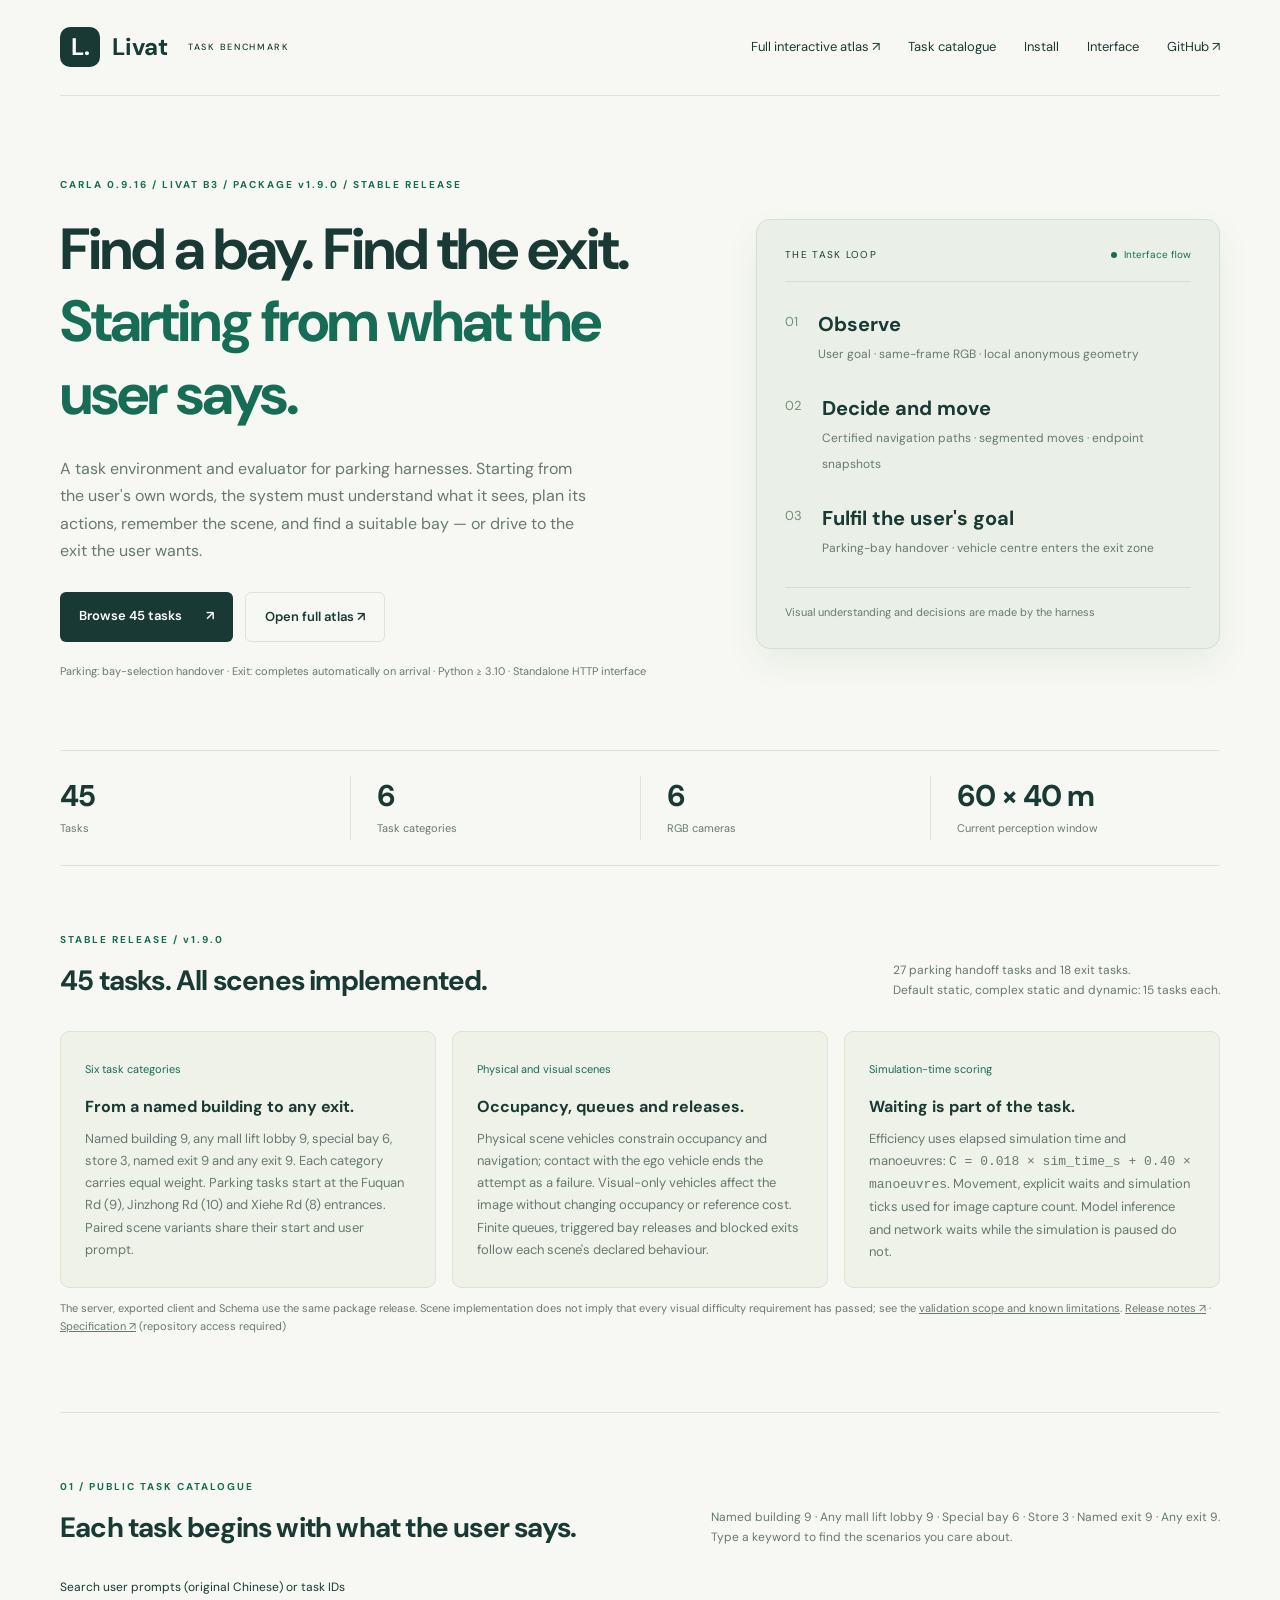
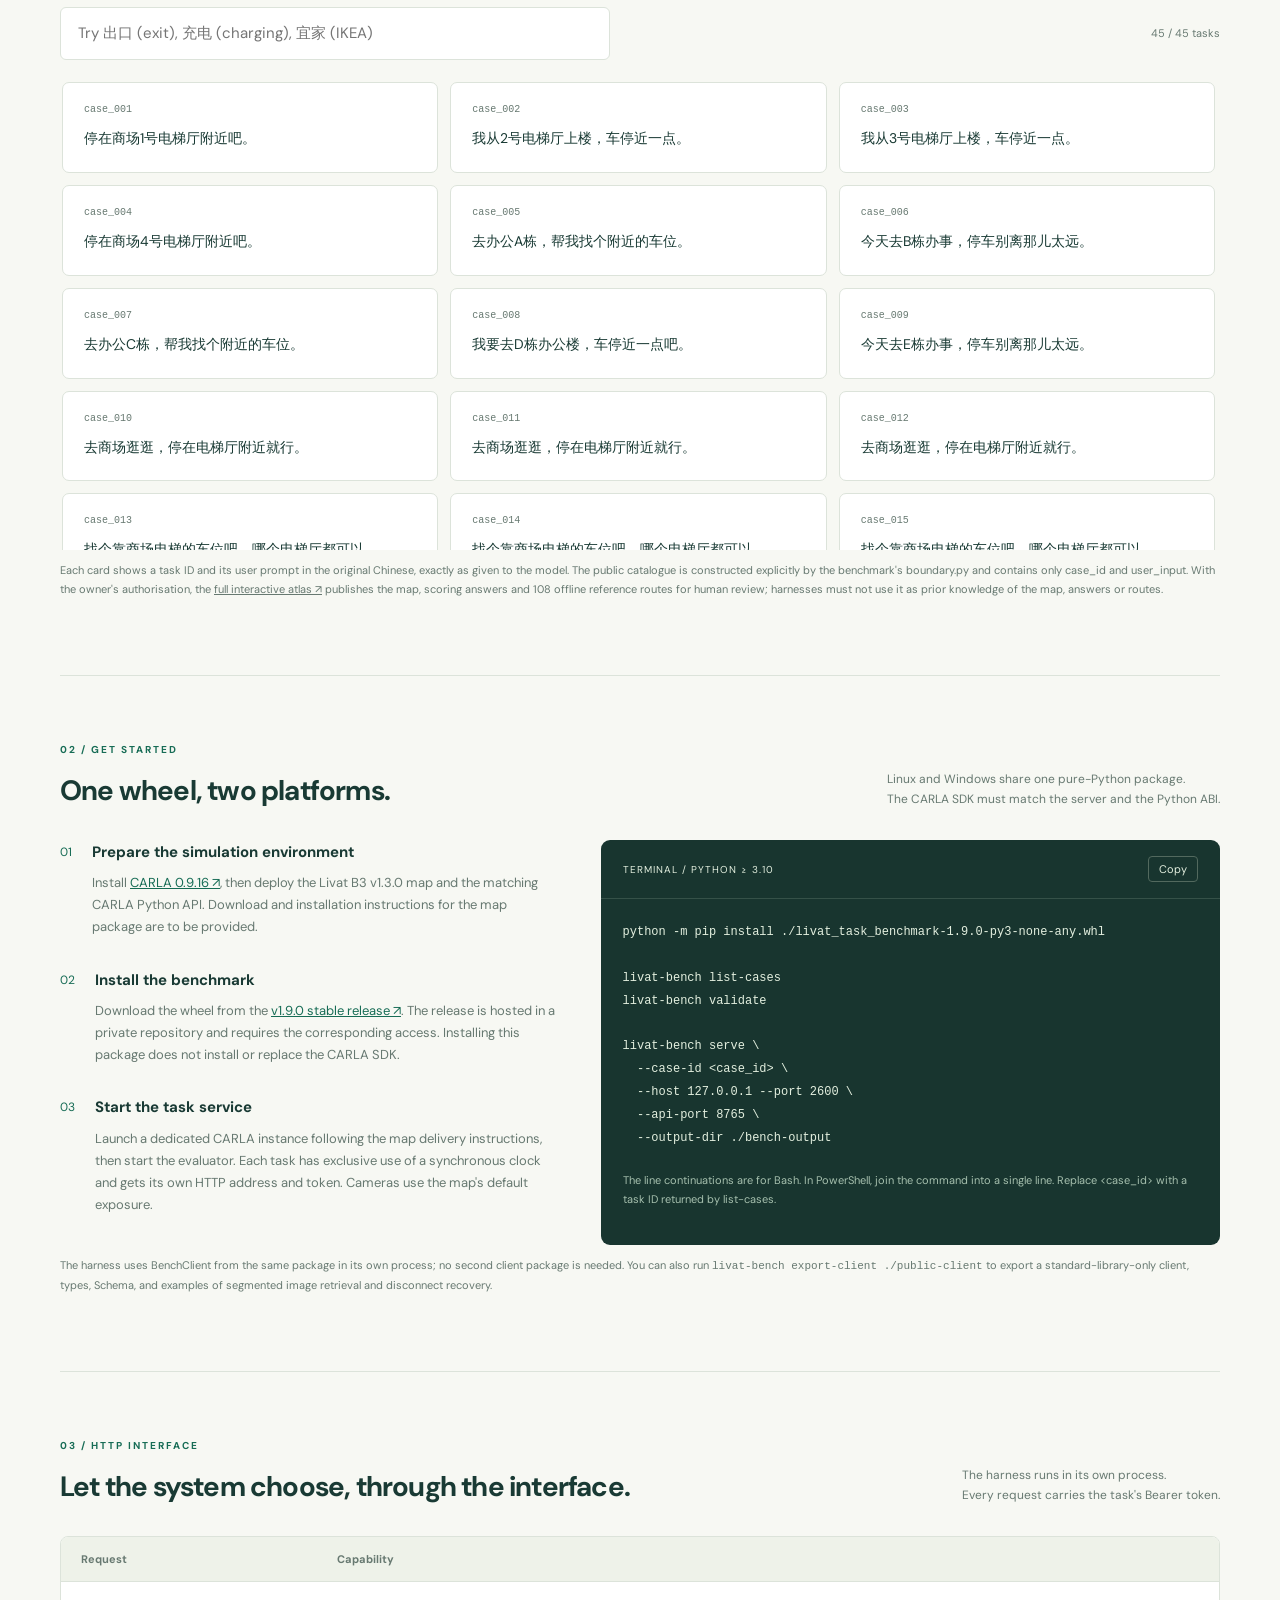
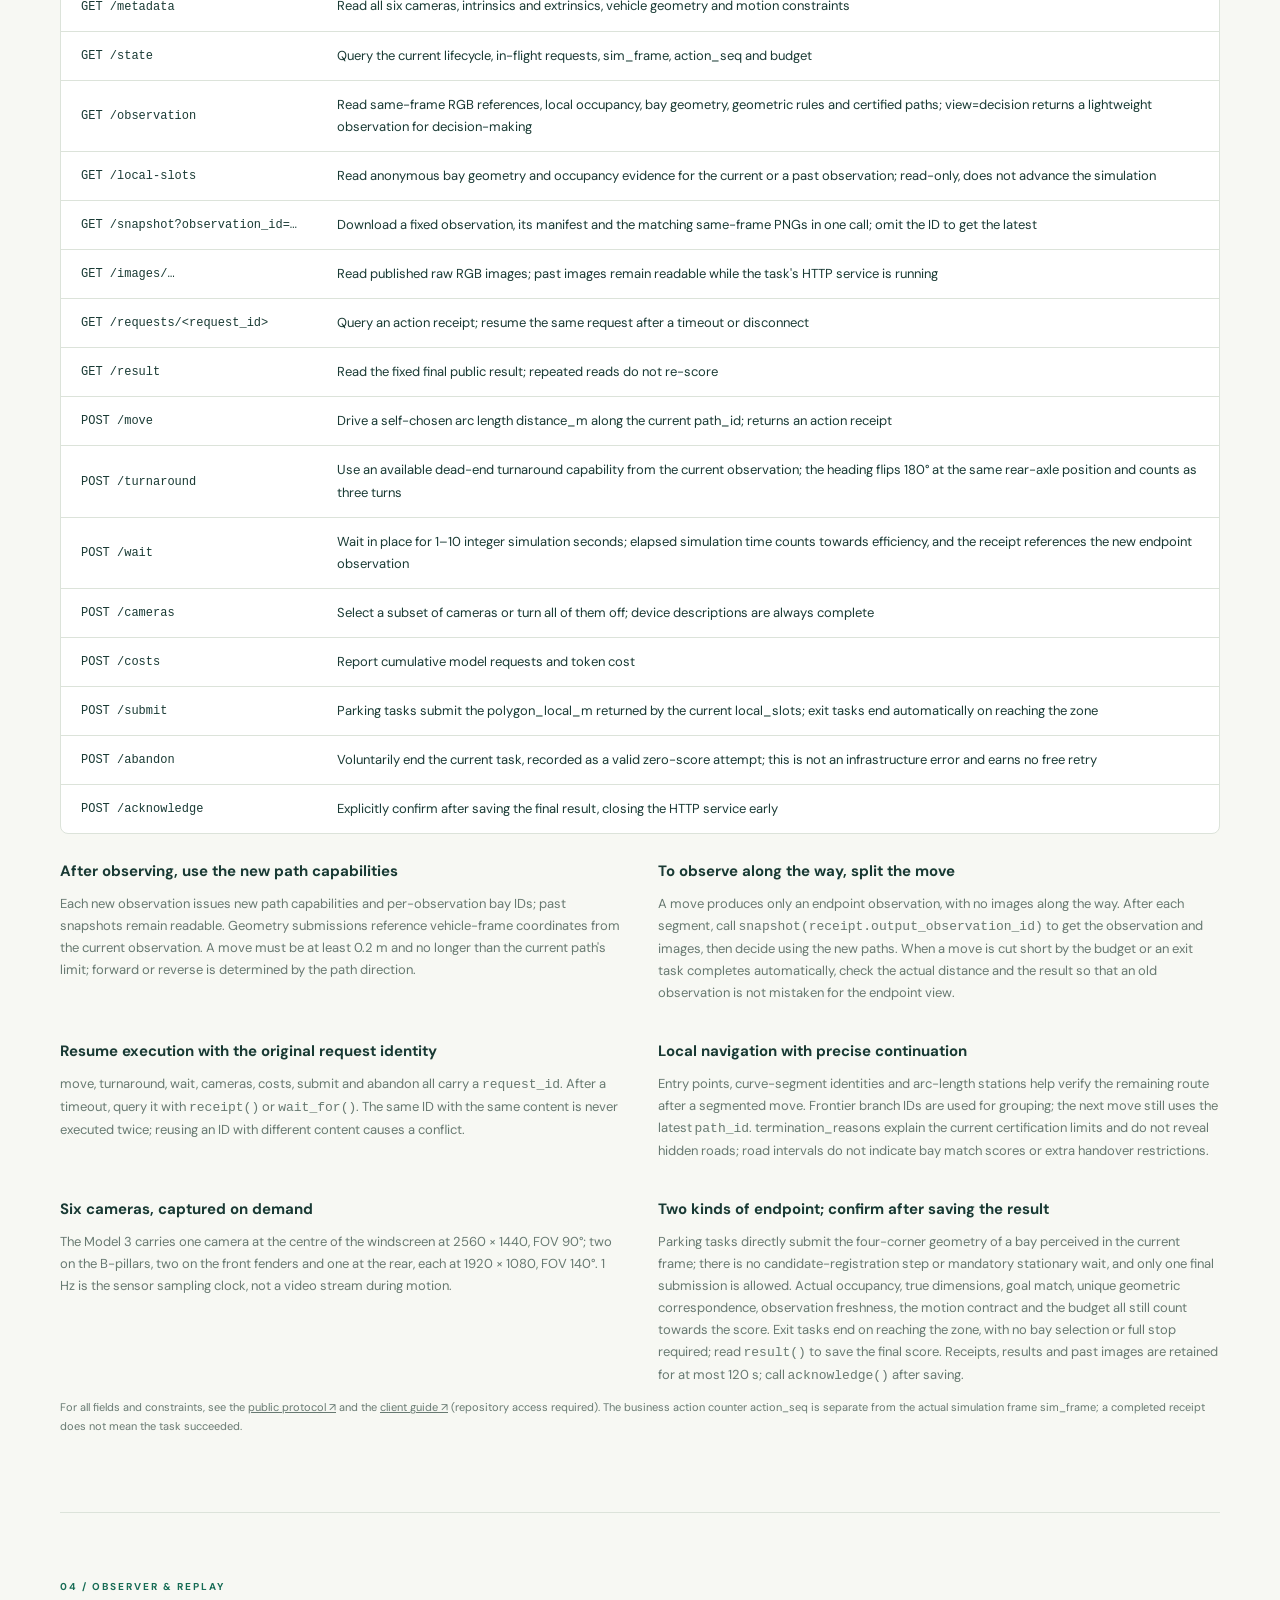
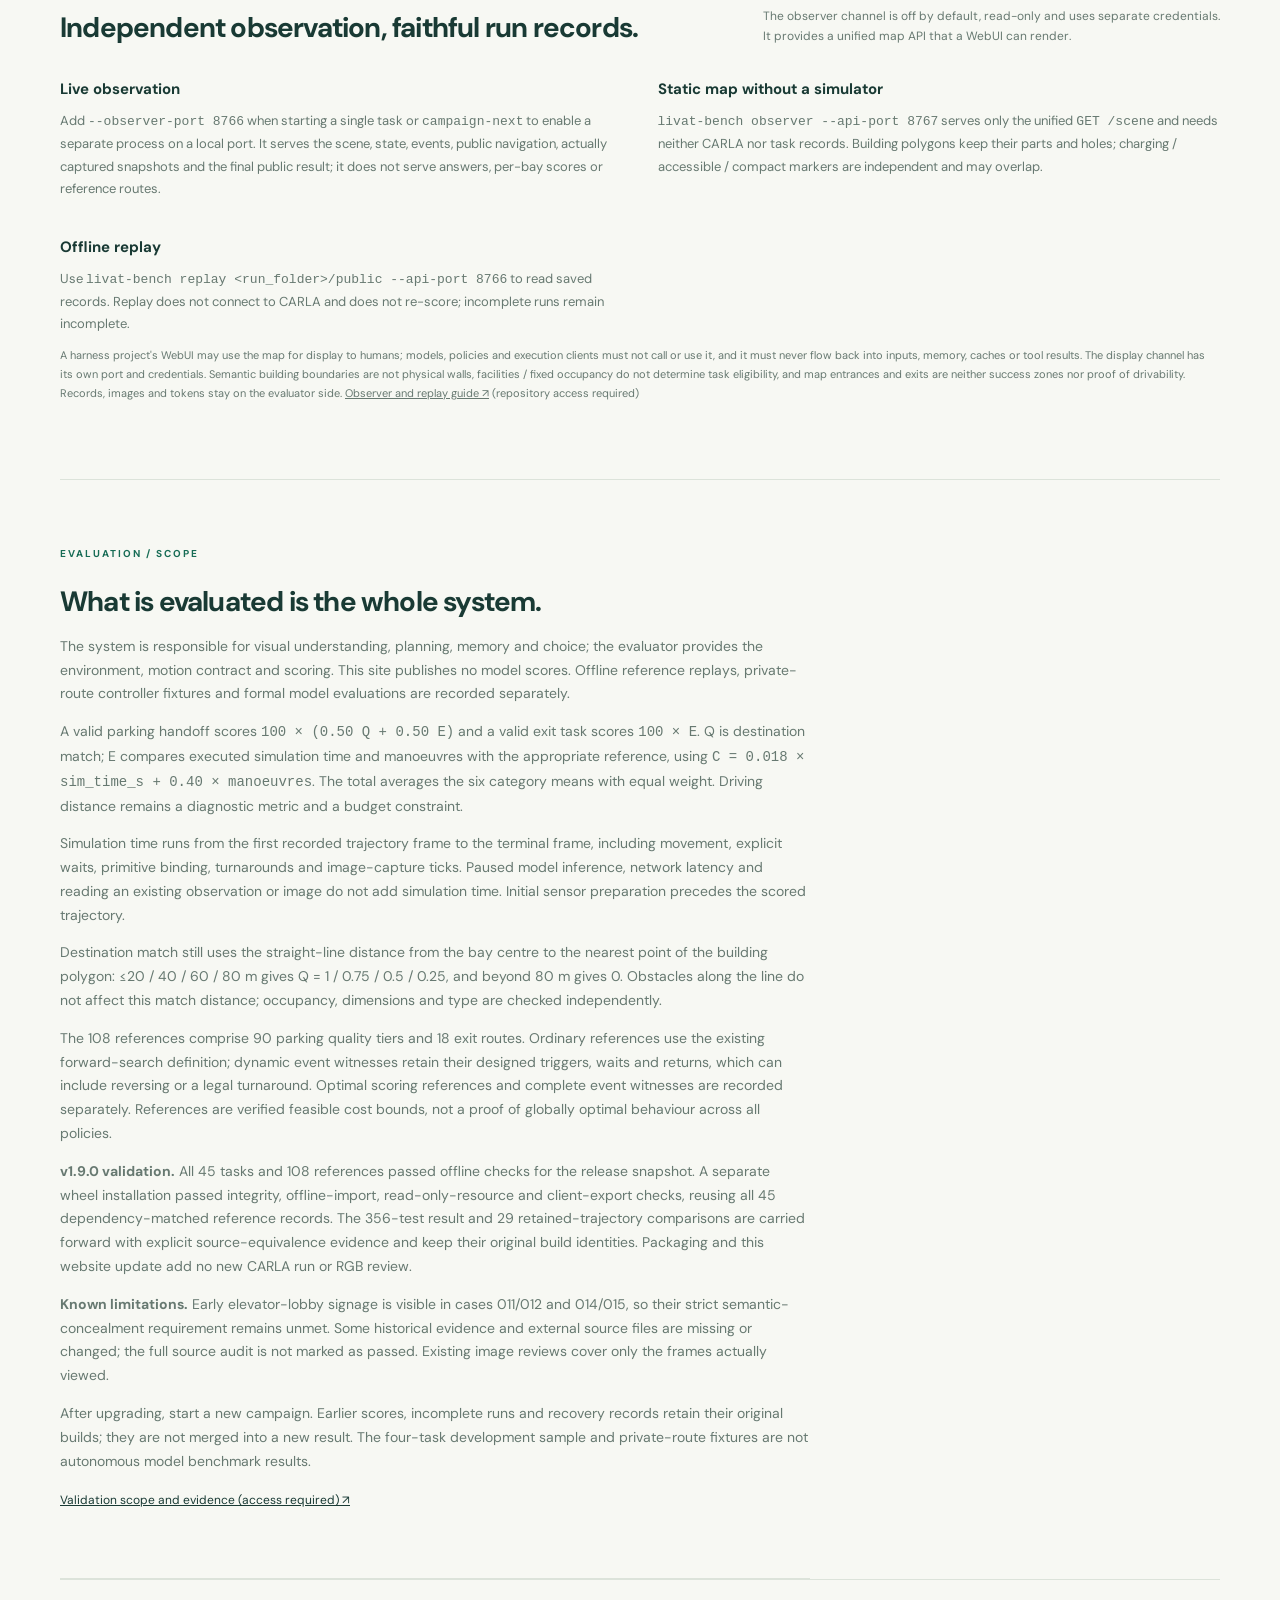
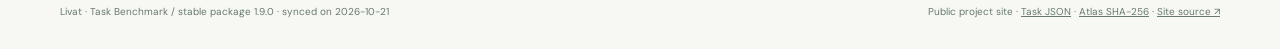
<file: index.html>
<!doctype html>
<html lang="en">
<head>
  <meta charset="utf-8">
  <meta name="viewport" content="width=device-width, initial-scale=1">
  <meta name="description" content="Livat Task Benchmark — a task environment and evaluator for CARLA parking harnesses. Installation, a public 45-task catalogue, reliable action receipts, endpoint snapshots and the full interactive atlas.">
  <title>Livat · Task Benchmark</title>
  <link rel="stylesheet" href="styles.css">
  <script src="app.js" defer></script>
</head>
<body>
<header>
  <a class="brand" href="#"><span class="mark">L.</span>Livat <small>TASK BENCHMARK</small></a>
  <nav aria-label="Main navigation">
    <a href="atlas.html">Full interactive atlas ↗</a>
    <a href="#tasks">Task catalogue</a>
    <a href="#install">Install</a>
    <a href="#protocol">Interface</a>
    <a href="https://github.com/Starlento/livat-benchmark-site">GitHub ↗</a>
  </nav>
</header>
<main>
  <section class="hero">
    <div>
      <p class="eyebrow">CARLA 0.9.16 / LIVAT B3 / PACKAGE v1.9.0 / STABLE RELEASE</p>
      <h1>Find a bay. Find the exit.<br><span>Starting from what the user says.</span></h1>
      <p class="intro">A task environment and evaluator for parking harnesses. Starting from the user's own words, the system must understand what it sees, plan its actions, remember the scene, and find a suitable bay — or drive to the exit the user wants.</p>
      <div class="buttons">
        <a class="primary" href="#tasks">Browse 45 tasks <span>↗</span></a>
        <a class="secondary" href="atlas.html">Open full atlas ↗</a>
      </div>
      <p class="hero-note">Parking: bay-selection handover · Exit: completes automatically on arrival · Python ≥ 3.10 · Standalone HTTP interface</p>
    </div>
    <aside class="flow-card">
      <div class="card-top"><span>THE TASK LOOP</span><span class="live-dot">Interface flow</span></div>
      <div class="flow-step"><b>01</b><div><strong>Observe</strong><span>User goal · same-frame RGB · local anonymous geometry</span></div></div>
      <div class="flow-step"><b>02</b><div><strong>Decide and move</strong><span>Certified navigation paths · segmented moves · endpoint snapshots</span></div></div>
      <div class="flow-step"><b>03</b><div><strong>Fulfil the user's goal</strong><span>Parking-bay handover · vehicle centre enters the exit zone</span></div></div>
      <div class="card-bottom">Visual understanding and decisions are made by the harness</div>
    </aside>
  </section>

  <div class="metrics">
    <div><b>45</b><span>Tasks</span></div>
    <div><b>6</b><span>Task categories</span></div>
    <div><b>6</b><span>RGB cameras</span></div>
    <div><b>60 × 40 m</b><span>Current perception window</span></div>
  </div>

  <section id="release">
    <div class="section-head">
      <div><p class="eyebrow">STABLE RELEASE / v1.9.0</p><h2>45 tasks. All scenes implemented.</h2></div>
      <p>27 parking handoff tasks and 18 exit tasks.<br>Default static, complex static and dynamic: 15 tasks each.</p>
    </div>
    <div class="release-grid">
      <article><span class="feature-label">Six task categories</span><h3>From a named building to any exit.</h3><p>Named building 9, any mall lift lobby 9, special bay 6, store 3, named exit 9 and any exit 9. Each category carries equal weight. Parking tasks start at the Fuquan Rd (9), Jinzhong Rd (10) and Xiehe Rd (8) entrances. Paired scene variants share their start and user prompt.</p></article>
      <article><span class="feature-label">Physical and visual scenes</span><h3>Occupancy, queues and releases.</h3><p>Physical scene vehicles constrain occupancy and navigation; contact with the ego vehicle ends the attempt as a failure. Visual-only vehicles affect the image without changing occupancy or reference cost. Finite queues, triggered bay releases and blocked exits follow each scene's declared behaviour.</p></article>
      <article><span class="feature-label">Simulation-time scoring</span><h3>Waiting is part of the task.</h3><p>Efficiency uses elapsed simulation time and manoeuvres: <code>C = 0.018 × sim_time_s + 0.40 × manoeuvres</code>. Movement, explicit waits and simulation ticks used for image capture count. Model inference and network waits while the simulation is paused do not.</p></article>
    </div>
    <p class="caption">The server, exported client and Schema use the same package release. Scene implementation does not imply that every visual difficulty requirement has passed; see the <a href="#evaluation">validation scope and known limitations</a>. <a href="https://github.com/Starlento/livat-task-benchmark/blob/v1.9.0/docs/RELEASE_NOTES.md">Release notes ↗</a> · <a href="https://github.com/Starlento/livat-task-benchmark/blob/v1.9.0/SPEC.md">Specification ↗</a> (repository access required)</p>
  </section>

  <section id="tasks">
    <div class="section-head">
      <div><p class="eyebrow">01 / PUBLIC TASK CATALOGUE</p><h2>Each task begins with what the user says.</h2></div>
      <p>Named building 9 · Any mall lift lobby 9 · Special bay 6 · Store 3 · Named exit 9 · Any exit 9.<br>Type a keyword to find the scenarios you care about.</p>
    </div>
    <label class="search-label" for="search">Search user prompts (original Chinese) or task IDs</label>
    <div class="search-row"><input type="search" id="search" placeholder="Try 出口 (exit), 充电 (charging), 宜家 (IKEA)" autocomplete="off"><span id="count" role="status" aria-live="polite">Loading tasks…</span></div>
    <div id="case-list" class="cases" aria-label="Public task catalogue: task ID and user prompt (original Chinese)"></div>
    <noscript><p>Enable JavaScript to view the task catalogue, or download the <a href="public-cases.json">public task JSON</a>.</p></noscript>
    <p class="caption">Each card shows a task ID and its user prompt in the original Chinese, exactly as given to the model. The public catalogue is constructed explicitly by the benchmark's boundary.py and contains only case_id and user_input. With the owner's authorisation, the <a href="atlas.html">full interactive atlas ↗</a> publishes the map, scoring answers and 108 offline reference routes for human review; harnesses must not use it as prior knowledge of the map, answers or routes.</p>
  </section>

  <section id="install">
    <div class="section-head">
      <div><p class="eyebrow">02 / GET STARTED</p><h2>One wheel, two platforms.</h2></div>
      <p>Linux and Windows share one pure-Python package.<br>The CARLA SDK must match the server and the Python ABI.</p>
    </div>
    <div class="install-grid">
      <div class="install-steps">
        <article><span>01</span><div><h3>Prepare the simulation environment</h3><p>Install <a href="https://github.com/carla-simulator/carla/releases/tag/0.9.16">CARLA 0.9.16 ↗</a>, then deploy the Livat B3 v1.3.0 map and the matching CARLA Python API. Download and installation instructions for the map package are to be provided.</p></div></article>
        <article><span>02</span><div><h3>Install the benchmark</h3><p>Download the wheel from the <a href="https://github.com/Starlento/livat-task-benchmark/releases/tag/v1.9.0">v1.9.0 stable release ↗</a>. The release is hosted in a private repository and requires the corresponding access. Installing this package does not install or replace the CARLA SDK.</p></div></article>
        <article><span>03</span><div><h3>Start the task service</h3><p>Launch a dedicated CARLA instance following the map delivery instructions, then start the evaluator. Each task has exclusive use of a synchronous clock and gets its own HTTP address and token. Cameras use the map's default exposure.</p></div></article>
      </div>
      <div class="code-card">
        <div class="code-title"><span>TERMINAL / PYTHON ≥ 3.10</span><button id="copy" type="button">Copy</button></div>
        <pre><code id="install-code">python -m pip install ./livat_task_benchmark-1.9.0-py3-none-any.whl

livat-bench list-cases
livat-bench validate

livat-bench serve \
  --case-id &lt;case_id&gt; \
  --host 127.0.0.1 --port 2600 \
  --api-port 8765 \
  --output-dir ./bench-output</code></pre>
        <p>The line continuations are for Bash. In PowerShell, join the command into a single line. Replace &lt;case_id&gt; with a task ID returned by list-cases.</p>
      </div>
    </div>
    <p class="caption">The harness uses BenchClient from the same package in its own process; no second client package is needed. You can also run <code>livat-bench export-client ./public-client</code> to export a standard-library-only client, types, Schema, and examples of segmented image retrieval and disconnect recovery.</p>
  </section>

  <section id="protocol">
    <div class="section-head">
      <div><p class="eyebrow">03 / HTTP INTERFACE</p><h2>Let the system choose, through the interface.</h2></div>
      <p>The harness runs in its own process.<br>Every request carries the task's Bearer token.</p>
    </div>
    <div class="table-wrap" tabindex="0" role="region" aria-label="HTTP interface overview, horizontally scrollable">
      <table>
        <thead><tr><th scope="col">Request</th><th scope="col">Capability</th></tr></thead>
        <tbody>
          <tr><td>GET /metadata</td><td>Read all six cameras, intrinsics and extrinsics, vehicle geometry and motion constraints</td></tr>
          <tr><td>GET /state</td><td>Query the current lifecycle, in-flight requests, sim_frame, action_seq and budget</td></tr>
          <tr><td>GET /observation</td><td>Read same-frame RGB references, local occupancy, bay geometry, geometric rules and certified paths; view=decision returns a lightweight observation for decision-making</td></tr>
          <tr><td>GET /local-slots</td><td>Read anonymous bay geometry and occupancy evidence for the current or a past observation; read-only, does not advance the simulation</td></tr>
          <tr><td>GET /snapshot?observation_id=…</td><td>Download a fixed observation, its manifest and the matching same-frame PNGs in one call; omit the ID to get the latest</td></tr>
          <tr><td>GET /images/…</td><td>Read published raw RGB images; past images remain readable while the task's HTTP service is running</td></tr>
          <tr><td>GET /requests/&lt;request_id&gt;</td><td>Query an action receipt; resume the same request after a timeout or disconnect</td></tr>
          <tr><td>GET /result</td><td>Read the fixed final public result; repeated reads do not re-score</td></tr>
          <tr><td>POST /move</td><td>Drive a self-chosen arc length distance_m along the current path_id; returns an action receipt</td></tr>
          <tr><td>POST /turnaround</td><td>Use an available dead-end turnaround capability from the current observation; the heading flips 180° at the same rear-axle position and counts as three turns</td></tr>
          <tr><td>POST /wait</td><td>Wait in place for 1–10 integer simulation seconds; elapsed simulation time counts towards efficiency, and the receipt references the new endpoint observation</td></tr>
          <tr><td>POST /cameras</td><td>Select a subset of cameras or turn all of them off; device descriptions are always complete</td></tr>
          <tr><td>POST /costs</td><td>Report cumulative model requests and token cost</td></tr>
          <tr><td>POST /submit</td><td>Parking tasks submit the polygon_local_m returned by the current local_slots; exit tasks end automatically on reaching the zone</td></tr>
          <tr><td>POST /abandon</td><td>Voluntarily end the current task, recorded as a valid zero-score attempt; this is not an infrastructure error and earns no free retry</td></tr>
          <tr><td>POST /acknowledge</td><td>Explicitly confirm after saving the final result, closing the HTTP service early</td></tr>
        </tbody>
      </table>
    </div>
    <div class="callouts">
      <article><h3>After observing, use the new path capabilities</h3><p>Each new observation issues new path capabilities and per-observation bay IDs; past snapshots remain readable. Geometry submissions reference vehicle-frame coordinates from the current observation. A move must be at least 0.2 m and no longer than the current path's limit; forward or reverse is determined by the path direction.</p></article>
      <article><h3>To observe along the way, split the move</h3><p>A move produces only an endpoint observation, with no images along the way. After each segment, call <code>snapshot(receipt.output_observation_id)</code> to get the observation and images, then decide using the new paths. When a move is cut short by the budget or an exit task completes automatically, check the actual distance and the result so that an old observation is not mistaken for the endpoint view.</p></article>
      <article><h3>Resume execution with the original request identity</h3><p>move, turnaround, wait, cameras, costs, submit and abandon all carry a <code>request_id</code>. After a timeout, query it with <code>receipt()</code> or <code>wait_for()</code>. The same ID with the same content is never executed twice; reusing an ID with different content causes a conflict.</p></article>
      <article><h3>Local navigation with precise continuation</h3><p>Entry points, curve-segment identities and arc-length stations help verify the remaining route after a segmented move. Frontier branch IDs are used for grouping; the next move still uses the latest <code>path_id</code>. termination_reasons explain the current certification limits and do not reveal hidden roads; road intervals do not indicate bay match scores or extra handover restrictions.</p></article>
      <article><h3>Six cameras, captured on demand</h3><p>The Model 3 carries one camera at the centre of the windscreen at 2560 × 1440, FOV 90°; two on the B-pillars, two on the front fenders and one at the rear, each at 1920 × 1080, FOV 140°. 1 Hz is the sensor sampling clock, not a video stream during motion.</p></article>
      <article><h3>Two kinds of endpoint; confirm after saving the result</h3><p>Parking tasks directly submit the four-corner geometry of a bay perceived in the current frame; there is no candidate-registration step or mandatory stationary wait, and only one final submission is allowed. Actual occupancy, true dimensions, goal match, unique geometric correspondence, observation freshness, the motion contract and the budget all still count towards the score. Exit tasks end on reaching the zone, with no bay selection or full stop required; read <code>result()</code> to save the final score. Receipts, results and past images are retained for at most 120 s; call <code>acknowledge()</code> after saving.</p></article>
    </div>
    <p class="caption">For all fields and constraints, see the <a href="https://github.com/Starlento/livat-task-benchmark/blob/v1.9.0/client/PROTOCOL.md">public protocol ↗</a> and the <a href="https://github.com/Starlento/livat-task-benchmark/blob/v1.9.0/docs/CLIENT_GUIDE.md">client guide ↗</a> (repository access required). The business action counter action_seq is separate from the actual simulation frame sim_frame; a completed receipt does not mean the task succeeded.</p>
  </section>

  <section id="observer">
    <div class="section-head">
      <div><p class="eyebrow">04 / OBSERVER &amp; REPLAY</p><h2>Independent observation, faithful run records.</h2></div>
      <p>The observer channel is off by default, read-only and uses separate credentials.<br>It provides a unified map API that a WebUI can render.</p>
    </div>
    <div class="callouts">
      <article><h3>Live observation</h3><p>Add <code>--observer-port 8766</code> when starting a single task or <code>campaign-next</code> to enable a separate process on a local port. It serves the scene, state, events, public navigation, actually captured snapshots and the final public result; it does not serve answers, per-bay scores or reference routes.</p></article>
      <article><h3>Static map without a simulator</h3><p><code>livat-bench observer --api-port 8767</code> serves only the unified <code>GET /scene</code> and needs neither CARLA nor task records. Building polygons keep their parts and holes; charging / accessible / compact markers are independent and may overlap.</p></article>
      <article><h3>Offline replay</h3><p>Use <code>livat-bench replay &lt;run_folder&gt;/public --api-port 8766</code> to read saved records. Replay does not connect to CARLA and does not re-score; incomplete runs remain incomplete.</p></article>
    </div>
    <p class="caption">A harness project's WebUI may use the map for display to humans; models, policies and execution clients must not call or use it, and it must never flow back into inputs, memory, caches or tool results. The display channel has its own port and credentials. Semantic building boundaries are not physical walls, facilities / fixed occupancy do not determine task eligibility, and map entrances and exits are neither success zones nor proof of drivability. Records, images and tokens stay on the evaluator side. <a href="https://github.com/Starlento/livat-task-benchmark/blob/v1.9.0/docs/OBSERVER.md">Observer and replay guide ↗</a> (repository access required)</p>
  </section>

  <section class="evaluation" id="evaluation">
    <p class="eyebrow">EVALUATION / SCOPE</p>
    <h2>What is evaluated is the whole system.</h2>
    <p>The system is responsible for visual understanding, planning, memory and choice; the evaluator provides the environment, motion contract and scoring. This site publishes no model scores. Offline reference replays, private-route controller fixtures and formal model evaluations are recorded separately.</p>
    <p>A valid parking handoff scores <code>100 × (0.50 Q + 0.50 E)</code> and a valid exit task scores <code>100 × E</code>. Q is destination match; E compares executed simulation time and manoeuvres with the appropriate reference, using <code>C = 0.018 × sim_time_s + 0.40 × manoeuvres</code>. The total averages the six category means with equal weight. Driving distance remains a diagnostic metric and a budget constraint.</p>
    <p>Simulation time runs from the first recorded trajectory frame to the terminal frame, including movement, explicit waits, primitive binding, turnarounds and image-capture ticks. Paused model inference, network latency and reading an existing observation or image do not add simulation time. Initial sensor preparation precedes the scored trajectory.</p>
    <p>Destination match still uses the straight-line distance from the bay centre to the nearest point of the building polygon: ≤20 / 40 / 60 / 80 m gives Q = 1 / 0.75 / 0.5 / 0.25, and beyond 80 m gives 0. Obstacles along the line do not affect this match distance; occupancy, dimensions and type are checked independently.</p>
    <p>The 108 references comprise 90 parking quality tiers and 18 exit routes. Ordinary references use the existing forward-search definition; dynamic event witnesses retain their designed triggers, waits and returns, which can include reversing or a legal turnaround. Optimal scoring references and complete event witnesses are recorded separately. References are verified feasible cost bounds, not a proof of globally optimal behaviour across all policies.</p>
    <p><strong>v1.9.0 validation.</strong> All 45 tasks and 108 references passed offline checks for the release snapshot. A separate wheel installation passed integrity, offline-import, read-only-resource and client-export checks, reusing all 45 dependency-matched reference records. The 356-test result and 29 retained-trajectory comparisons are carried forward with explicit source-equivalence evidence and keep their original build identities. Packaging and this website update add no new CARLA run or RGB review.</p>
    <p><strong>Known limitations.</strong> Early elevator-lobby signage is visible in cases 011/012 and 014/015, so their strict semantic-concealment requirement remains unmet. Some historical evidence and external source files are missing or changed; the full source audit is not marked as passed. Existing image reviews cover only the frames actually viewed.</p>
    <p>After upgrading, start a new campaign. Earlier scores, incomplete runs and recovery records retain their original builds; they are not merged into a new result. The four-task development sample and private-route fixtures are not autonomous model benchmark results.</p>
    <a href="https://github.com/Starlento/livat-task-benchmark/blob/v1.9.0/docs/RUNTIME_VALIDATION.md">Validation scope and evidence (access required) ↗</a>
  </section>

</main>
<footer>
  <span>Livat · Task Benchmark / stable package 1.9.0 · synced on 2026-10-21</span>
  <span>Public project site · <a href="public-cases.json">Task JSON</a> · <a href="atlas-sha256.txt">Atlas SHA-256</a> · <a href="https://github.com/Starlento/livat-benchmark-site">Site source ↗</a></span>
</footer>
</body>
</html>
</file>
<file: styles.css>
@import url('https://fonts.googleapis.com/css2?family=DM+Sans:wght@400;500;600;700&display=swap');
:root{--paper:#f7f8f3;--ink:#193a34;--muted:#677971;--line:#dce3da;--accent:#176c55}*{box-sizing:border-box}html{scroll-behavior:smooth;scroll-padding-top:24px}body{margin:0;background:var(--paper);color:var(--ink);font:15px/1.7 "DM Sans","Segoe UI",Roboto,"Helvetica Neue",Arial,"Microsoft YaHei","PingFang SC","Noto Sans CJK SC","Noto Sans SC",sans-serif}a{color:inherit;text-decoration:none}a:hover{text-decoration:underline}button,input{font:inherit}a:focus-visible,button:focus-visible,input:focus-visible{outline:3px solid #bd752e;outline-offset:4px}header,main,footer{max-width:1160px;margin:auto}header{display:flex;justify-content:space-between;align-items:center;padding:27px 0;border-bottom:1px solid var(--line)}.brand{display:flex;align-items:center;gap:12px;font-weight:700;font-size:24px}.mark{display:grid;place-items:center;background:var(--ink);color:white;width:40px;height:40px;border-radius:10px}.brand small{font-size:9px;letter-spacing:1.7px;margin-left:8px;font-weight:500}nav{display:flex;gap:28px;font-size:13px}.hero{display:grid;grid-template-columns:1.35fr 1fr;gap:70px;align-items:center;padding:80px 0 58px}.eyebrow{font-size:10px;letter-spacing:2px;font-weight:700;color:var(--accent);margin:0 0 20px}h1{font-size:clamp(36px,4.8vw,58px);line-height:1.25;letter-spacing:-2px;margin:0 0 25px}h1 span{color:var(--accent)}.intro{color:var(--muted);max-width:530px;font-size:16px}.buttons{display:flex;gap:12px;margin:28px 0 20px}.primary,.secondary{padding:13px 19px;border-radius:6px;font-weight:600;font-size:13px}.primary{background:var(--ink);color:white;display:flex;gap:24px}.secondary{border:1px solid var(--line)}.hero-note{font-size:11px;color:var(--muted)}.flow-card{background:#eaf0e7;padding:26px 28px;border:1px solid #d4dfd0;border-radius:14px;box-shadow:0 14px 35px #1a3c3410}.card-top{display:flex;justify-content:space-between;border-bottom:1px solid #d2decf;padding-bottom:18px;font-size:10px;letter-spacing:1.3px}.live-dot{color:var(--accent);letter-spacing:0}.live-dot:before{content:"";display:inline-block;width:6px;height:6px;border-radius:50%;background:var(--accent);margin-right:7px}.flow-step{display:flex;gap:20px;padding-top:25px}.flow-step b{font-size:13px;font-weight:400;color:#719077;padding-top:4px}.flow-step strong{display:block;font-size:20px}.flow-step span{font-size:12px;color:var(--muted)}.card-bottom{border-top:1px solid #d2decf;margin-top:26px;padding-top:15px;font-size:11px;color:var(--muted)}.metrics{display:grid;grid-template-columns:repeat(4,1fr);border-top:1px solid var(--line);border-bottom:1px solid var(--line);padding:25px 0}.metrics div{padding-left:26px;border-left:1px solid var(--line)}.metrics div:first-child{padding:0;border:0}.metrics b{display:block;font-size:30px;letter-spacing:-1px;line-height:1.3}.metrics span{font-size:11px;color:var(--muted)}section[id]{padding:65px 0;border-bottom:1px solid var(--line)}.section-head{display:flex;justify-content:space-between;gap:30px;align-items:end;margin-bottom:30px}.section-head .eyebrow{margin-bottom:13px}h2{font-size:28px;letter-spacing:-.8px;margin:0;line-height:1.4}.section-head>p{font-size:12px;color:var(--muted);margin:0}.search-label{font-size:12px;display:block;margin-bottom:9px}.search-row{display:flex;align-items:center;justify-content:space-between;gap:20px;margin-bottom:20px}.search-row input{max-width:550px;width:100%;border:1px solid var(--line);background:white;padding:13px 17px;border-radius:6px;color:var(--ink)}.search-row span,.caption{font-size:11px;color:var(--muted)}.cases{display:grid;grid-template-columns:repeat(3,1fr);gap:12px;max-height:470px;overflow:auto;padding:2px 5px 2px 2px}.case{background:white;border:1px solid var(--line);padding:21px;border-radius:7px}.case small{font:10px Consolas,monospace;color:var(--muted);display:block}.case p{font-size:14px;margin:12px 0 0}.empty{grid-column:1/-1;padding:25px}.install-grid{display:grid;grid-template-columns:1fr 1.25fr;gap:45px}.install-steps article{display:flex;gap:20px;margin-bottom:22px}.install-steps article>span{font-size:12px;color:var(--accent);padding-top:2px}.install-steps h3{font-size:15px;margin:0}.install-steps p{font-size:13px;color:var(--muted);margin:7px 0}.install-steps a{color:var(--accent);text-decoration:underline}.code-card{background:#18352f;color:#e3efdf;border-radius:9px;overflow:hidden}.code-title{display:flex;justify-content:space-between;align-items:center;padding:16px 22px;border-bottom:1px solid #355148;font-size:10px;letter-spacing:1px}.code-title button{background:transparent;border:1px solid #52695e;border-radius:4px;color:inherit;font-size:11px;padding:3px 10px;cursor:pointer}pre{margin:0;padding:22px;overflow:auto;white-space:pre;font:12px/1.9 Consolas,monospace}.code-card p{font-size:11px;color:#a6c0ae;padding:0 22px 18px;margin:0}.table-wrap{overflow:auto;border:1px solid var(--line);border-radius:8px;background:white}table{border-collapse:collapse;width:100%;text-align:left}th{background:#eef2e9;color:var(--muted);font-size:11px}th,td{padding:13px 20px;border-bottom:1px solid var(--line)}tr:last-child td{border:0}td{font-size:13px}td:first-child{font:12px Consolas,monospace;white-space:nowrap}.callouts{display:grid;grid-template-columns:1fr 1fr;gap:35px;margin-top:25px}.callouts h3{font-size:15px;margin:0}.callouts p{color:var(--muted);font-size:13px;margin:8px 0 0}.evaluation{padding:65px 0;max-width:750px}.evaluation p:not(.eyebrow){color:var(--muted);font-size:14px}.evaluation a{font-size:12px;text-decoration:underline}footer{border-top:1px solid var(--line);display:flex;justify-content:space-between;padding:23px 0 40px;color:var(--muted);font-size:10px}footer a{text-decoration:underline}@media(max-width:1220px){header,main,footer{margin-left:30px;margin-right:30px}}@media(max-width:760px){header{flex-wrap:wrap;gap:18px;padding:20px 0}.brand small{display:none}nav{gap:20px;flex-wrap:wrap}.hero{grid-template-columns:1fr;gap:28px;padding:42px 0}.metrics{grid-template-columns:1fr 1fr;gap:22px}.metrics div:nth-child(3){border:0;padding:0}.metrics b{font-size:25px}.section-head{display:block}.section-head>p{margin-top:16px}h2{font-size:24px}.cases{grid-template-columns:1fr}.install-grid,.callouts{grid-template-columns:1fr;gap:24px}footer{flex-direction:column;gap:10px}header,main,footer{margin-left:20px;margin-right:20px}section[id]{padding:44px 0}}

/* Release overview and long interface identifiers. */
.release-grid{display:grid;grid-template-columns:repeat(3,minmax(0,1fr));gap:16px}
.release-grid article{padding:24px;border:1px solid var(--line);border-radius:9px;background:#eef2e9}
.feature-label{font-size:11px;color:var(--accent)}
.release-grid h3{font-size:16px;margin:12px 0 8px}
.release-grid p{font-size:13px;color:var(--muted);margin:0}
code{font-family:Consolas,monospace;overflow-wrap:anywhere}
pre code{overflow-wrap:normal}
.caption a{text-decoration:underline}
.table-wrap:focus-visible{outline:3px solid #bd752e;outline-offset:4px}
.search-row span{flex-shrink:0}
.hero>div,.flow-card,.install-grid>*{min-width:0}
@media(max-width:760px){.release-grid{grid-template-columns:1fr}.buttons{flex-wrap:wrap}td:last-child{min-width:220px}.search-row{gap:12px}}
</file>
